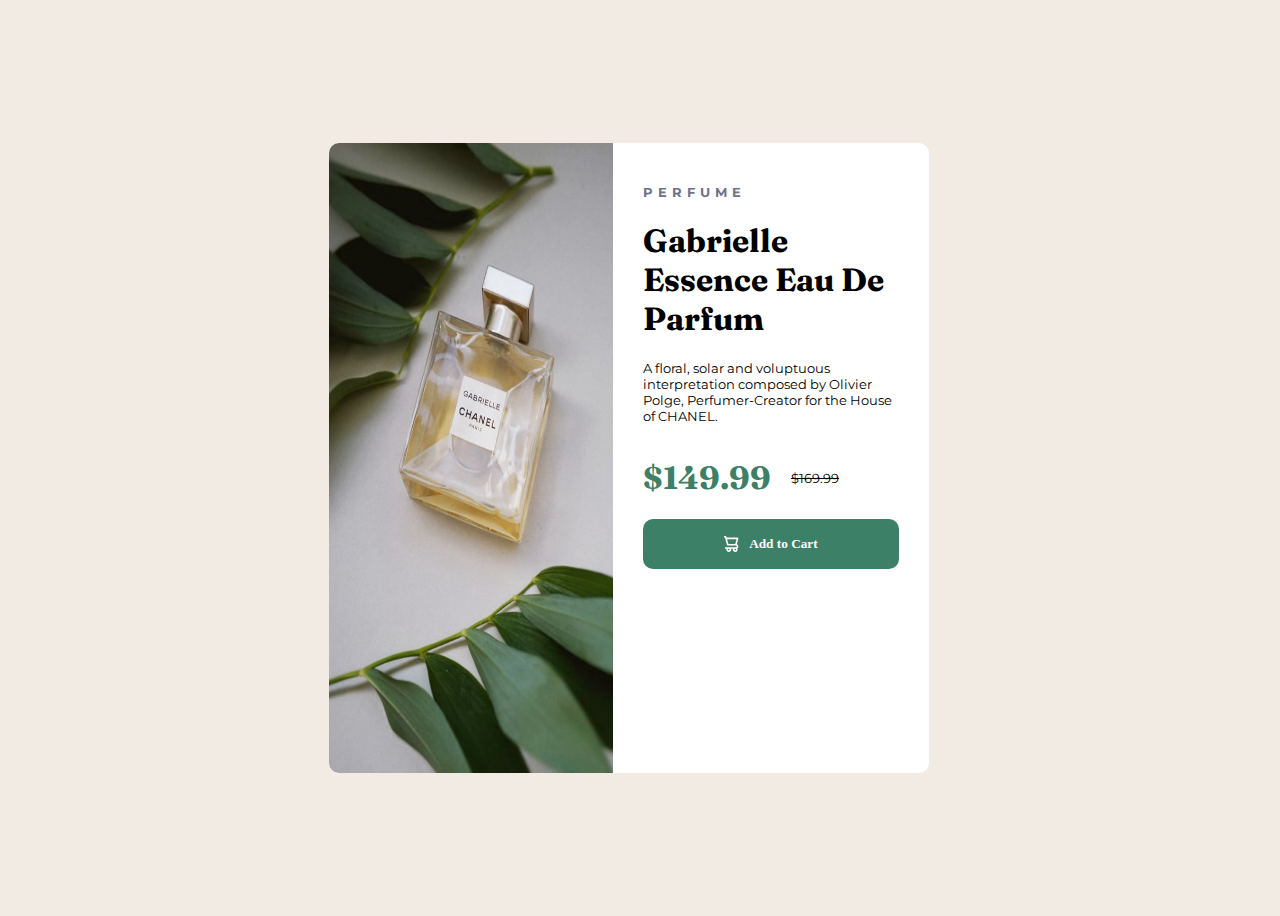
<file: Perfume-card-master/index.html>
<!DOCTYPE html>
<html lang="en">

<head>
  <meta charset="UTF-8">
  <meta name="viewport" content="width=device-width, initial-scale=1.0">

  <link rel="preconnect" href="https://fonts.googleapis.com">
  <link rel="preconnect" href="https://fonts.gstatic.com" crossorigin>
  <link href="https://fonts.googleapis.com/css2?family=Fraunces:opsz,wght@9..144,700&family=Montserrat:wght@100&display=swap" rel="stylesheet">
  <link rel="icon" type="image/png" sizes="32x32" href="./images/favicon-32x32.png">

  <link rel="stylesheet" href="style.css">

  <title>Frontend Mentor | Product preview card component</title>
<body>
  <div class="card">
    <div class="card-img">
      <img src="images/image-product-desktop.jpg" alt="">
    </div>
    <div class="card-body">
      <h2 id="perfume">PERFUME</h2>
      <h1>Gabrielle Essence Eau De Parfum</h1>
      <p>A floral, solar and voluptuous interpretation composed by Olivier Polge,
        Perfumer-Creator for the House of CHANEL.</p>
      <div class="price">
        <h1>$149.99</h1>
        <p>$169.99</p>
      </div>
      <div class="button">
        <svg width="15" height="16" xmlns="http://www.w3.org/2000/svg">
          <path d="M14.383 10.388a2.397 2.397 0 0 0-1.518-2.222l1.494-5.593a.8.8 0 0 0-.144-.695.8.8 0 0 0-.631-.28H2.637L2.373.591A.8.8 0 0 0 1.598 0H0v1.598h.983l1.982 7.4a.8.8 0 0 0 .799.59h8.222a.8.8 0 0 1 0 1.599H1.598a.8.8 0 1 0 0 1.598h.943a2.397 2.397 0 1 0 4.507 0h1.885a2.397 2.397 0 1 0 4.331-.376 2.397 2.397 0 0 0 1.12-2.021ZM11.26 7.99H4.395L3.068 3.196h9.477L11.26 7.991Zm-6.465 6.392a.8.8 0 1 1 0-1.598.8.8 0 0 1 0 1.598Zm6.393 0a.8.8 0 1 1 0-1.598.8.8 0 0 1 0 1.598Z" fill="#FFF"/>
        </svg>
        <h5>Add to Cart</h5>
      </div>
    </div>
  </div>
</body>

</html>
</file>
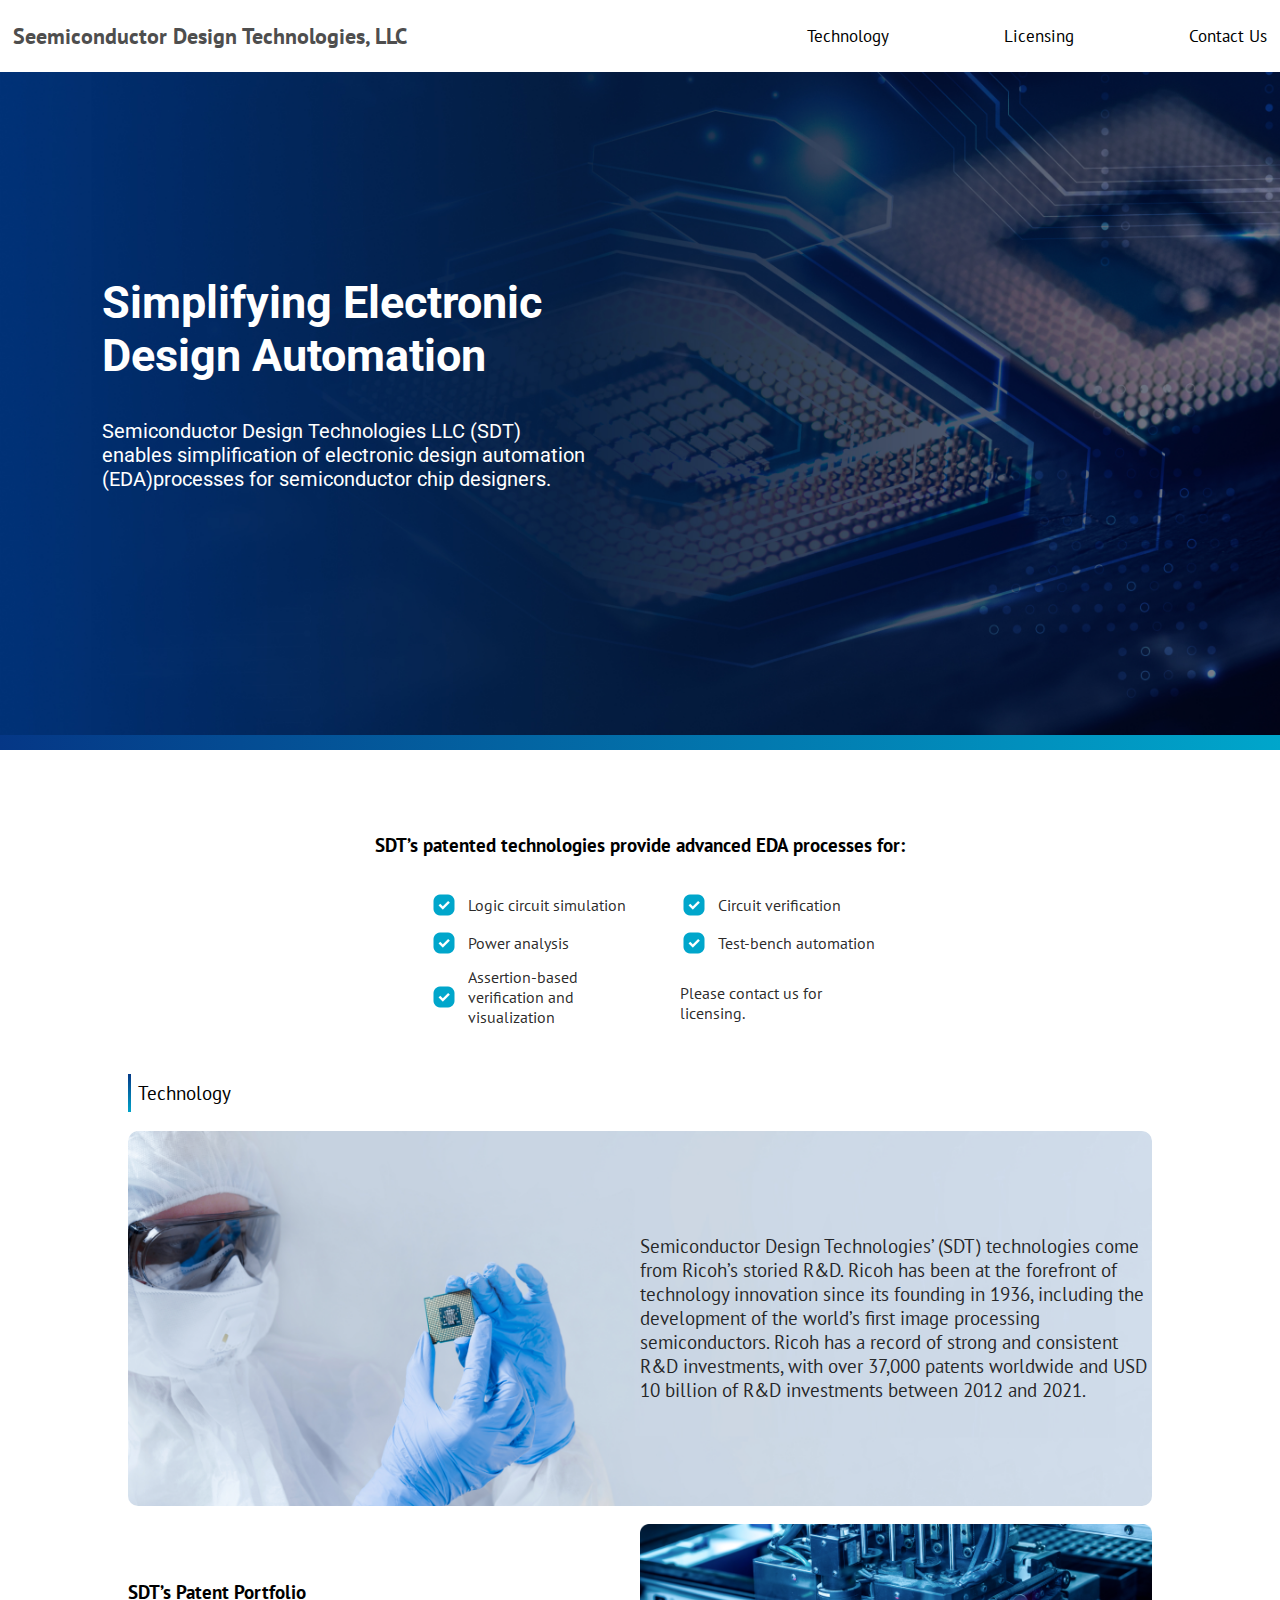
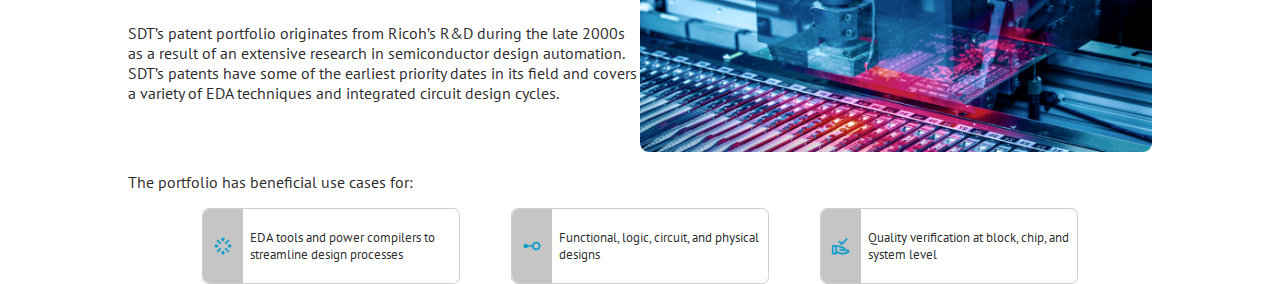
<file: semiconductor-main/index.html>
<!DOCTYPE html>
<html lang="en">

<head>
	<title>Semiconductor Design Technologies, LLC</title>
	<meta charset="UTF-8">
	<meta name="viewport" content="width=device-width, initial-scale=1">
	<link rel="stylesheet" href="style.css">

	<link rel="preconnect" href="https://fonts.googleapis.com">
	<link rel="preconnect" href="https://fonts.gstatic.com" crossorigin>
	<link href="https://fonts.googleapis.com/css2?family=PT+Sans&family=Roboto:wght@300&display=swap" rel="stylesheet">

</head>

<body>
	<header>
		<!-------------------- nav ---------------------->
		<div class="nav-container">
			<div>
				<p class="title-text">Seemiconductor Design Technologies, LLC</p>
			</div>

			<ul class="nav-menu-ul">
				<li class="nav-menu-list"><a href="#technology">Technology</a></li>
				<li class="nav-menu-list" id="hiden-li"><a href="#licensing">Licensing</a></li>
				<li class="nav-menu-list"><a href="#contact">Contact Us</a></li>
			</ul>
		</div>

		<!-------------------- Home ---------------------->

		<div class="home-container">
			<div class="home-info">
				<h2>Simplifying Electronic Design Automation</h2>
				<p>Semiconductor Design Technologies LLC (SDT) enables simplification of electronic design automation
					(EDA)processes for semiconductor chip designers.</p>
			</div>
		</div>

	</header>

	<!-------------------- EDA-container ---------------------->
	<div class="EDA-container">
		<h3 class="heading">SDT’s patented technologies provide advanced EDA processes for:</h3>
		<div class="tech-type">
			<ul class="tech-type-ul">
				<li><img src="./images/priority.png" alt="">Logic circuit simulation</li>
				<li><img src="./images/priority.png" alt="">Power analysis</li>
				<li><img src="./images/priority.png" alt="">Assertion-based verification and visualization</li>
			</ul>
			<ul class="tech-type-ul">
				<li><img src="./images/priority.png" alt="">Circuit verification</li>
				<li><img src="./images/priority.png" alt="">Test-bench automation</li>
				<p class="note">Please contact us for licensing.</p>
			</ul>
		</div>
	</div>


	<!-------------------- Technology-container ---------------------->

	<div class="technology-container">
		<h3 class="side-heading">Technology</h3>
		<div class="techn-card">
			<div class="techn-card-img">
				<img src="images/technology.png" alt="Technology" />
			</div>
			<div class="techn-card-para">
				<p>Semiconductor Design Technologies’ (SDT) technologies come from Ricoh’s storied R&D. Ricoh has been
					at
					the
					forefront of technology innovation since its founding in 1936, including the development of the
					world’s
					first
					image processing semiconductors. Ricoh has a record of strong and consistent R&D investments, with
					over
					37,000
					patents worldwide and USD 10 billion of R&D investments between 2012 and 2021.
				</p>
			</div>
			<div class="techn-card-para2">
				<p>SDT's is technologies come from Ricoh’s storied R&D. Ricoh has beenatthe
					forefront of technology innovation since its founding in 1936. Ricoh has a record of strong and
					consistent R&D investments, witover 37,000 patents worldwide and USD 10 billion of R&D investments
					between 2012 and 2021.
				</p>
			</div>
		</div>
	</div>
	<div class="portfolio-container">
		<div class="port-content">
			<h3>SDT’s Patent Portfolio</h3>
			<p>SDT’s patent portfolio originates from Ricoh’s R&D during the late 2000s as a result of an extensive
				research in
				semiconductor design automation. SDT’s patents have some of the earliest priority dates in its field and
				covers
				a variety of EDA techniques and integrated circuit design cycles.</p>
		</div>
		<div class="port-img">
			<img src="images/portfolio.png" alt="Portfolio" />
		</div>
	</div>

	<!-------------------- cases ---------------------->

	<div class="cases-container">
		<p>The portfolio has beneficial use cases for:</p>
		<div class="case-boxs">
			<div class="case-box">
				<div class="case-img">
					<img src="images/stream.png" alt="stream" />
				</div>
				<div class="case-para">
					<p>EDA tools and power compilers to streamline design processes</p>
				</div>
			</div>

			<div class="case-box">
				<div class="case-img">
					<img src="images/linear_scale.png" alt="linear scale" />
				</div>
				<div class="case-para">
					<p>Functional, logic, circuit, and physical designs</p>
				</div>
			</div>

			<div class="case-box">
				<div class="case-img">
					<img src="images/approval_delegation.png" alt="approval delegation" />
				</div>
				<div class="case-para">
					<p>Quality verification at block, chip, and system level</p>
				</div>
		</div>
	</div>






	<!-- 
	

	


	

	


	


	<p>The benefits include:</p>

	<img src="images/content_paste.png" alt="content paste" />

	<p>Test functionality of a circuit without needing to actually build it</p>


	<img src="images/rocket_launch.png" alt="rocket launch" />

	<p>Cost- and time-efficient circuit simulation allowing complex designs</p>


	<img src="images/bug_report.png" alt="bug report" />

	<p>Verification to detect bugs early in the design cycle</p>


	<img src="images/visibility.png" alt="visibility" />

	<p>High visibility in the design</p>


	<img src="images/acute.png" alt="acute" />

	<p>Reduced time to market</p>


	<img src="images/ambient_screen.png" alt="ambient screen" />

	<p>Optimized IC designs</p>


	<img src="images/move_down.png" alt="move down" />

	<p>Reduce complexity in designing of ICs and circuit verification</p>


	<h3 class="side-heading">Licensing</h3>

	<p class="title">SDT’s patent portfolio’s US patents include:</p>
	<table style="width:100%">

		Application No.
		Patent No.


		US11/414397
		US8239834

		US11/179660
		US7310795

		US12/640904
		USRE43623

		US12/32117
		US7971167

		US10/579766
		US7603636

		US13/34971
		US8701061

		<p class="note">Please contact us for licensing.</p>


		

		<!-- Embed the map location of dckap office  -->


	<!-------------------- footer ---------------------->
<!--
	<footer>
		<h3 class="side-heading">Contact Us</h3>
		<div class="footer-body">
			<div class="footer-content">
				<p>For information relating to SDT’s technology solutions and obtaining a license to SDT’s patent
					portfolio,
					please contact us at <a href="info@semicondt.com">info@semicondt.com</a>.</p>
				<p><span>Semiconductor Design Technologies LLC</span>
					1000 N. West Street, Suite 1200<br>
					Wilmington, Delaware 19801, United States</p>
			</div>
			<div class="map-container">
				<iframe
					src="https://www.google.com/maps/embed?pb=!1m14!1m8!1m3!1d15544.597692221252!2d80.225841!3d13.089715!3m2!1i1024!2i768!4f13.1!3m3!1m2!1s0x3a52642e3c8faf7f%3A0x5c1f7526b2bfe819!2sDCKAP!5e0!3m2!1sen!2sin!4v1693562936697!5m2!1sen!2sin"
					style="border:0;" allowfullscreen="" loading="lazy" referrerpolicy="no-referrer-when-downgrade">
				</iframe>
			</div>
		</div>
	</footer>

		<footer>
			<div class="copyright">
				<p>Copyright © 2023 Semiconductor Design Technologies, LLC. All Rights Reserved.</p>
			</div>
		</footer> -->
</body>

</html>
</file>
<file: Perfume-card-master/style.css>
body{
    background-color:hsl(30, 38%, 92%);
    width: 97vw;
    height: 100vh;
    display: flex;
    justify-content: center;
    align-items: center;
}

.card{
    max-width: 600px;
    width: 100%;
    height : 70%;
    /* margin: 0 auto; */
    display: flex;
    background-color: hsl(0, 0%, 100%);
    border-radius: 10px;
}
.card-img{
   width: 50%;
    
}
.card-img img{
    width: 100%;
    height : 100%;
    border-radius: 10px 0px 0px 10px;
    
}
.card-body{
    width: 45%;
    padding: 5%;
}
#perfume{
    font-family: 'Montserrat', sans-serif;
    color:  hsl(228, 12%, 48%);
    letter-spacing: 5px;
    font-size: small;
}

h1{
    font-family: 'Fraunces', serif;
    
}
.price h1{
    color:hsl(158, 36%, 37%) ;;
}
.price p{
    display: flex;
    text-decoration: line-through;
    justify-content: center;
    align-items: center;
    
}
p{
    font-family: 'Montserrat', sans-serif;
    font-size: small;
}
.price{
    display: flex;
    gap: 20px;
    margin: 0;
}
.price strike {
    margin: 0;
    display: flex;
    justify-self: center;
    align-items: center;
    margin-left: 20px;
}
.button{
    display: flex;
    color: white;
    background-color: hsl(158, 36%, 37%);
    border-radius: 10px;
    gap: 10px;
    justify-content: center;
    align-items: center;
    padding: 17px;
}
.button h5{
    display: inline;
    margin: 0;
}
.button:hover{
    background-color: hsl(158, 69%, 19%);
    cursor: pointer;
}
</file>
<file: semiconductor-main/style.css>
body {
    margin: 0px;
    width: 100%;
    font-size: 16px;
    color: #0e0d0de3;
    font-family: 'PT Sans', sans-serif;
}
h1,h2,h3,h4,h5,h6{
    color: #000000;
}

header {
    width: 100%;
    height: 730px;
    border-bottom: 20px solid;
    border-image: linear-gradient(to right, #053786, #00A6CB) 1;

}

/******************* nav ***********************/

.nav-container {
    display: flex;
    justify-content: space-between;
    width: 100%;
    flex-wrap: wrap;
    background-color: white;
    position: fixed;
    z-index: 1;

}

.nav-container div {
    padding: 0% 1%;
    font-size: 22px;
    color: #4E4E4E;
    font-weight: 800;
}

.nav-menu-ul {
    padding: 0% 1%;
    width: 45%;
    min-width: 352px;
    display: flex;
    color: black;
    list-style: none;
    justify-content: end;
    align-items: center;
    text-align: center;
    gap: 20%;
    font-size: 17px;
    
}

.nav-menu-ul .nav-menu-list a {
    text-decoration: none;
    color: black;
}

/******************* home ***********************/

.home-container {
    background-image: url(images/hero-banner.jpg);
    background-repeat: no-repeat;
    background-size: cover;
    width: 100%;
    height: 663px;
    color: white;
    display: flex;
    position: relative;
    top: 72px;

}

.home-container .home-info {
    width: 38%;
    min-width: 319px;
    font-family: 'Roboto', sans-serif;
    margin-top: 13%;
    margin-left: 8%;
    
}

.home-container .home-info h2 {
    font-size: 45px;
    color: white;
}

.home-container .home-info p {
    font-size: 20px;
}

/******************* EDA-container ***********************/

.EDA-container {
    margin-top: 5%;
    display: flex;
    flex-direction: column;
    align-items: center;
}

.tech-type {
    display: flex;
    flex-wrap: wrap;
}

.tech-type-ul {
    list-style: none;
    display: flex;
    flex-direction: column;
    gap: 10px;
    width: 210px;

}
.tech-type-ul li{
    display: flex;
    gap: 10px;
    align-items: center;
}

/******************* technology-container ***********************/

.technology-container{
    width: 80%;
    margin: 0 auto;
    height: 450px;
}
.side-heading{
    /* font-size: px; */
    padding: 7px;
    font-weight: 1;
    border-left: 3px solid;
    border-image: linear-gradient( #053786, #00A6CB) 1;
}

.techn-card{
    width: 100%;
    height: 375px;
    display: flex;
    background-image: url(./images/technology.png);
    background-size: cover;
    background-repeat: no-repeat;
    justify-content: right;
    align-items: center;
    font-size: 19px;
    border-radius: 10px;
}
.techn-card-img{
    width: 100%;
    display: none;
}
.techn-card-img img{
    
    width: 100%;
}
.techn-card-para{
    width: 50%;
}
.techn-card-para2{
    display:none;
}


/******************* portfolio ***********************/

.portfolio-container{
    margin-top: 300px;
    display: flex;
    flex-wrap: wrap;
    width: 80%;
    margin: 0 auto;
    align-items: center;
}
.port-content{
    width: 50%;
    min-width: 309px;
}
.port-img{
    width: 50%;
}
.port-img img{
    width: 100%;
}


/******************* casses ***********************/

.cases-container{
    width: 80%;
    margin: 0 auto;
}
.case-boxs{
    width: 100%;
    display: flex;
    gap: 5%;
    justify-content: center;
    flex-wrap: wrap;
    font-size: 13px;
    min-width: 222px;
}
.case-box{
    width:25% ;
    display: flex;
    justify-content: center;
    align-items: center;
    border: 1px solid rgba(0, 0, 0, 0.192);
    border-radius: 7px;
    min-width: 22px;
}
.case-img{
    background-color: rgba(0, 0, 0, 0.226);
    height: 100%;
    display: flex;
    align-items: center;
    padding: 0px 10px;
    border-radius: 7px 0px 0px 7px;
}
.case-box img{
    width: 20px;
    height: 20px;
}
.case-para{
    padding: 7px;
}










/******************* footer***********************/

footer{
    margin-top: 90px;
    width: 100%;
    border-bottom: 20px solid;
    border-image: linear-gradient(to right, #053786, #00A6CB) 1;
    background-color: #011533;
    color: white;
    padding-top: 40px;
    padding-bottom: 40px;
}
footer .side-heading{
    margin-left: 10%;
    color: white;
}
.footer-body{
    width: 80%;
    display: flex;
    margin: 0 auto;
    flex-wrap: wrap;
}
.footer-content{
    width: 40%;
    min-width: 330px;
    text-decoration: none;
}
.footer-content a{
    color: white;
    text-decoration: none;
}
.map-container{
    width: 60%;
}
.map-container iframe{
    width: 100%;
    height: 350px;
    min-width: 320px;
}


/******************* media ***********************/

@media screen and (max-width:750px) {

    /******************* nav ***********************/

    .nav-container {
        justify-content: center;
        text-align: center;

    }

    .nav-container .nav-menu-ul {
        padding-bottom: 15px;
        justify-content: center;
        gap: 10%;
    }

    .nav-container .nav-menu-ul #hiden-li {
        display: none;
    }

    /******************* home ***********************/

    


    /******************* EDA-container ***********************/

    .EDA-container .heading{
        text-align: center;
    }
    .tech-type-ul{
        width: 100%;
        
    }
    ul{
        margin: 0px;
    }
    .note{
        display: none;
    }

    /******************* technology ***********************/
    /* .technology-container{
        height: 250px;
    } */
    .techn-card{
        background-image: none; 
        background-color: #cdd9e7;
        flex-wrap: wrap-reverse;
        justify-content: center;
        height: 190px;  
    }
    .techn-card-img{
        display: block;
        height: 1%;
    }
    .techn-card-para{
        width: 100%;
        padding: 0px 20px ;
        font-size: 15px;
        display: flex;
        justify-content: center;
       
    }
 /******************* portfolio ***********************/
.portfolio-container{
    text-align: center;
    justify-content: center;
}
.port-content{
    width: 80%;
}
.port-img{
    width: 90%;
}

 /******************* footer ***********************/
 footer{

 }
.footer-body{
    align-items: center;
}

}


@media screen and (max-width:450px) {
    .home-container .home-info {
        margin-left: 0%;
        text-align: center;
    }

    .nav-menu-ul {
        min-width: 310px;
    }
    .techn-card-para{
        display: none;
    }
    .techn-card-para2{
        display: block;
        font-size: 14px;
        text-align: center;
    }
    .portfolio-container{
        margin-top: -50px;
    }
}
</file>
